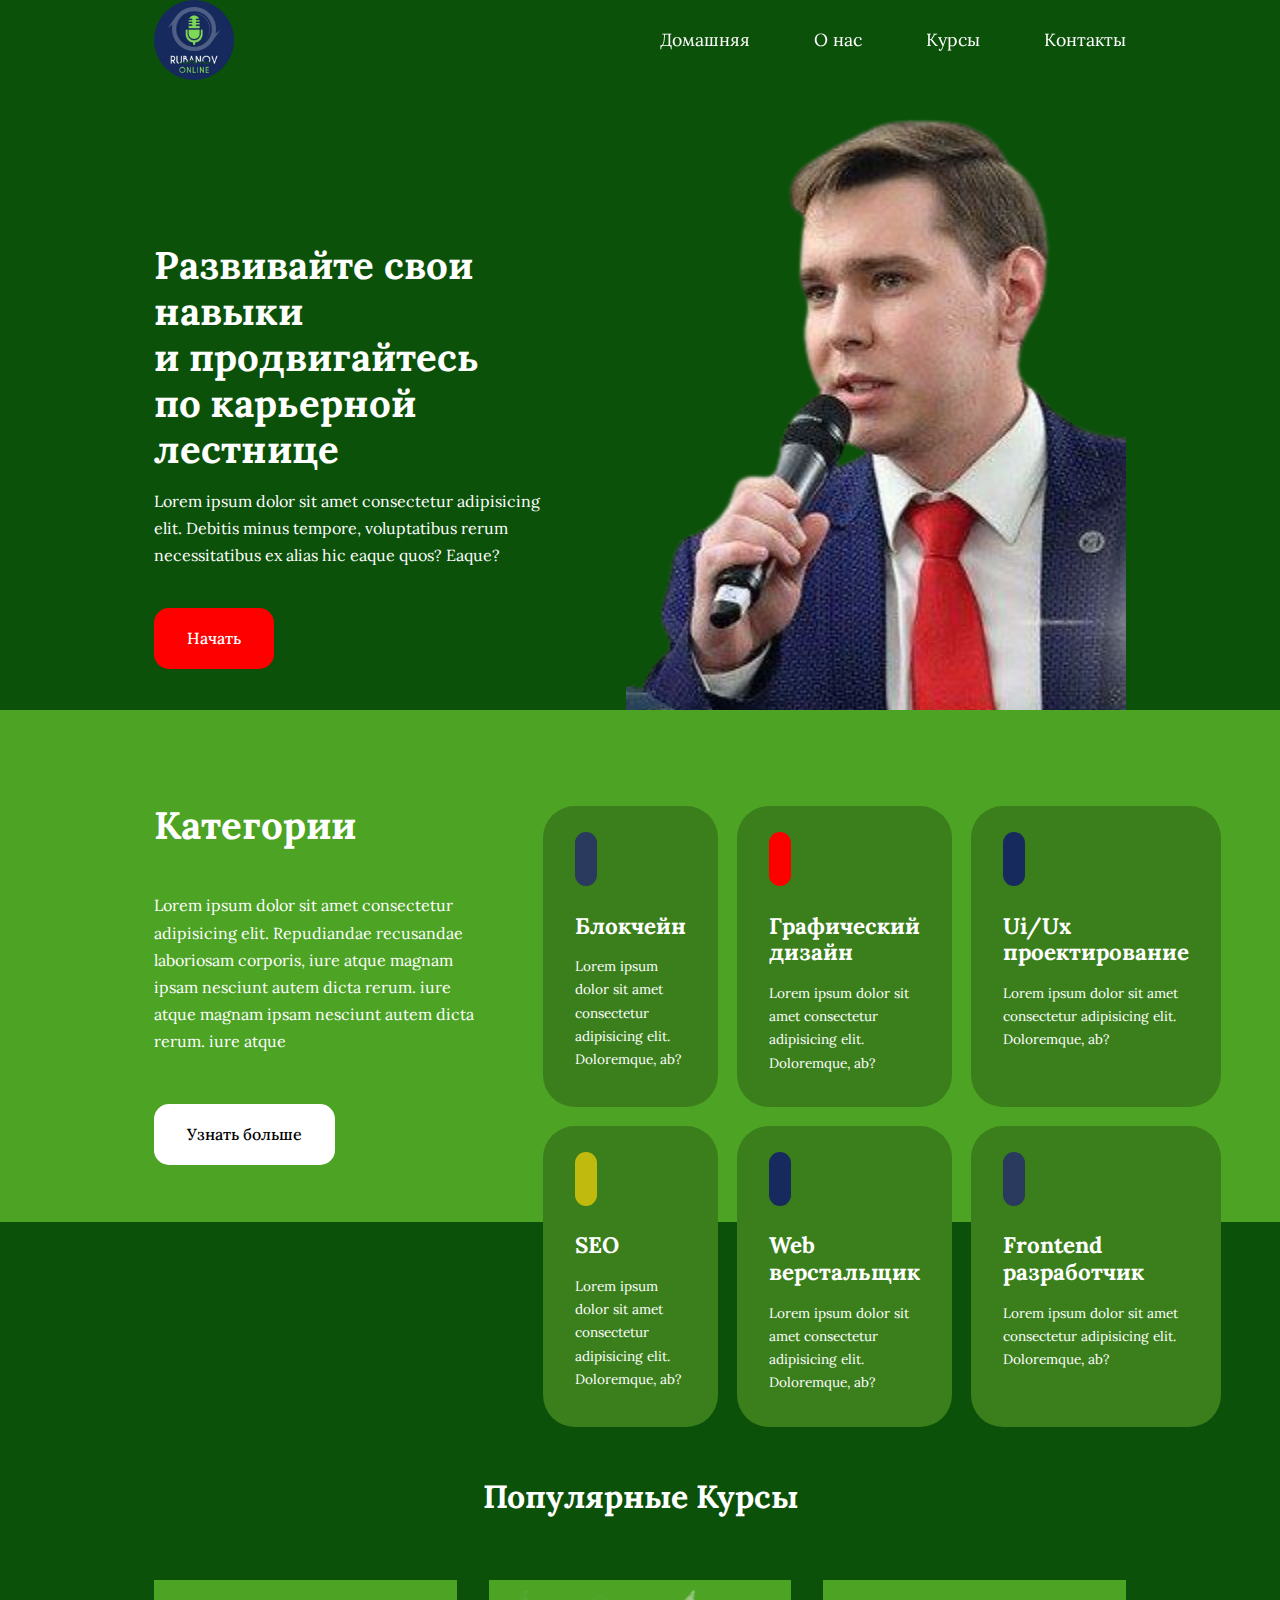
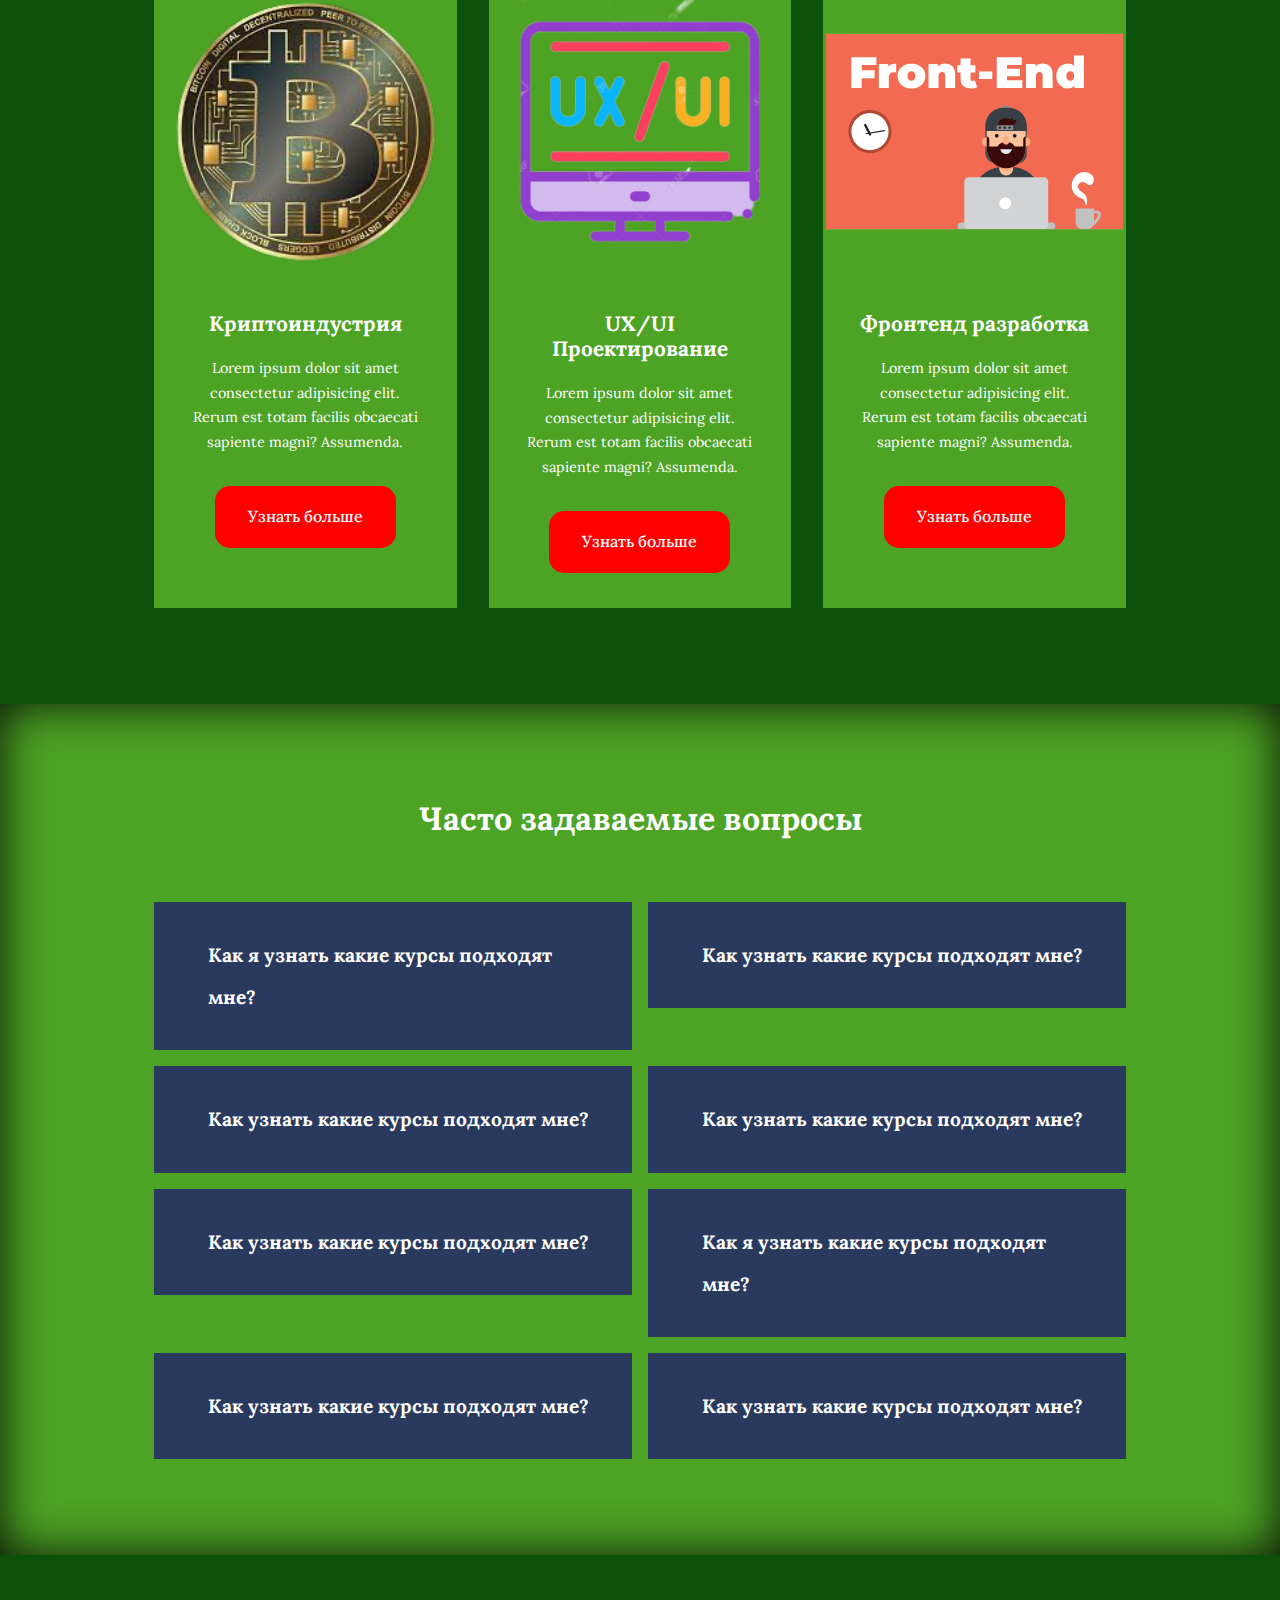
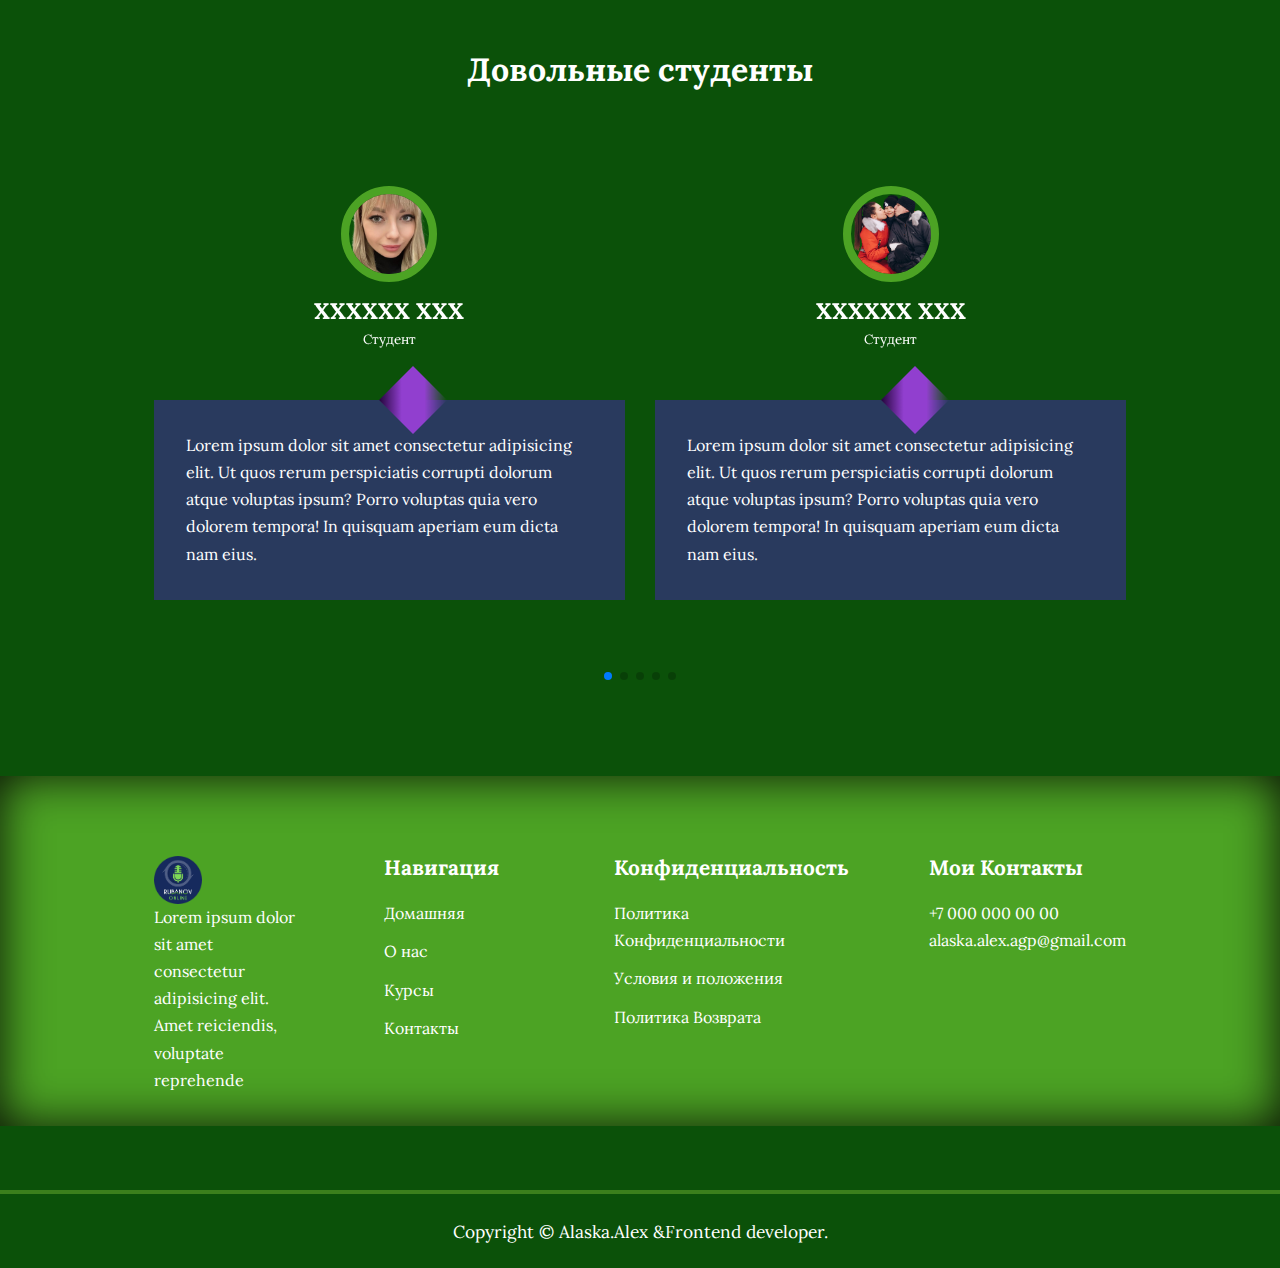
<file: index.html>
<!DOCTYPE html>
<html lang="en">

<head>
    <meta charset="UTF-8">
    <meta name="viewport" content="width=device-width, initial-scale=1.0">
    <title>Rubanov Shcool</title>
    <!-- icons cdn -->
    <link rel="stylesheet" href="https://cdnjs.cloudflare.com/ajax/libs/font-awesome/6.4.0/css/all.min.css"
        integrity="sha512-iecdLmaskl7CVkqkXNQ/ZH/XLlvWZOJyj7Yy7tcenmpD1ypASozpmT/E0iPtmFIB46ZmdtAc9eNBvH0H/ZpiBw=="
        crossorigin="anonymous" referrerpolicy="no-referrer" />
    <!-- link fonts -->
    <link rel="preconnect" href="https://fonts.googleapis.com">
    <link rel="preconnect" href="https://fonts.gstatic.com" crossorigin>
    
    <link
        href="https://fonts.googleapis.com/css2?family=Lora:ital,wght@0,400;0,600;0,700;1,500;1,600;1,700&display=swap"
        rel="stylesheet">
    <!-- link swiper -->
    <link rel="stylesheet" href="https://cdn.jsdelivr.net/npm/swiper@9/swiper-bundle.min.css" />
    <!-- link css -->
    <link rel="stylesheet" href="./css/style.css"> 
    <link rel="stylesheet" href="./css/about.css">
    <link rel="stylesheet" href="./css/contact.css">
    
   
</head>

<body>
    <!-- nav bar -->
    <nav>
        <div class="container nav_container">
            <a href="index.html"><img src="./img/logo.svg" alt="logo" style="width: 5rem;"></a>
            <ul class="nav_menu">
                <li><a href="index.html">Домашняя</a></li>
                <li><a href="about.html">О нас</a></li>
                <li><a href="courses.html">Курсы</a></li>
                <li><a href="contact.html">Контакты</a></li>
            </ul>
            <!-- burger menu -->
            <button id="open-menu-btn"><i class="fa-solid fa-bars" style="color: #63f13b;"></i></button>
            <button id="close-menu-btn"><i class="fa-solid fa-xmark" style="color: #63f13b;"></i></button>
        </div>
    </nav>
    <!-- nav bar end -->

    <header>
        <div class="container header__container">
            <div class="header__left">
                <h1>Развивайте свои навыки и&nbsp;продвигайтесь по&nbsp;карьерной лестнице</h1>
                <p>
                    Lorem ipsum dolor sit amet consectetur adipisicing elit.
                    Debitis minus tempore,
                    voluptatibus rerum necessitatibus ex&nbsp;alias hic eaque quos? Eaque?
                </p>
                <a href="courses.html" class="btn btn-primary">Начать</a>
            </div>
            <img src="./img/avatarrub.svg" alt="avatarrub" style="width: 500px; border-radius: 15px;">
            <div class="header__right">

            </div>
        </div>
    </header>
    <!-- end header -->

    <section class="categories">
        <div class="container categories__container">
            <div class="categories__left">
                <h1>Категории</h1>
                <p>
                    Lorem ipsum dolor sit amet consectetur adipisicing elit.
                    Repudiandae recusandae laboriosam corporis,
                    iure atque magnam ipsam nesciunt autem dicta rerum.
                    iure atque magnam ipsam nesciunt autem dicta rerum.
                    iure atque
                </p>
                <a href="#" class="btn">Узнать больше</a>
            </div>

            <div class="categories__rigth">
                <article class="category">
                    <span class="category__icon"><i class="fa-brands fa-bitcoin fa-beat" style="color: #d7dce5;"></i></span>
                    <h5>Блокчейн</h5>
                    <p>Lorem ipsum dolor sit amet consectetur adipisicing elit. Doloremque, ab?</p>
                </article>

                <article class="category">
                    <span class="category__icon"><i class="fa-solid fa-palette fa-beat" style="color: #f8f3f4;"></i></span>
                    <h5>Графический дизайн</h5>
                    <p>Lorem ipsum dolor sit amet consectetur adipisicing elit. Doloremque, ab?</p>
                </article>

                <article class="category">
                    <span class="category__icon"><i class="fa-solid fa-network-wired fa-beat" style="color: #f7f9fd;"></i></span>
                    <h5>Ui/Ux проектирование</h5>
                    <p>Lorem ipsum dolor sit amet consectetur adipisicing elit. Doloremque, ab?</p>
                </article>

                <article class="category">
                    <span class="category__icon"><i class="fa-solid fa-chart-column fa-beat" style="color: #044cc9;"></i></span>
                    <h5>SEO</h5>
                    <p>Lorem ipsum dolor sit amet consectetur adipisicing elit. Doloremque, ab?</p>
                </article>

                <article class="category">
                    <span class="category__icon"><i class="fa-brands fa-html5 fa-beat" style="color: #ec0432;"></i></span>
                    <h5>Web верстальщик</h5>
                    <p>Lorem ipsum dolor sit amet consectetur adipisicing elit. Doloremque, ab?</p>
                </article>

                <article class="category">
                    <span class="category__icon"><i class="fa-brands fa-react fa-beat" style="color: #edeff3;"></i></span>
                    <h5>Frontend разработчик</h5>
                    <p>Lorem ipsum dolor sit amet consectetur adipisicing elit. Doloremque, ab?</p>
                </article>
            </div>
        </div>
    </section>
    <!-- end categori -->

    <!-- courses -->

    <section class="courses">
        <h2>Популярные Курсы</h2>
        <div class="container courses__container">
            <article class="course">
                <div class="course__img">
                    <img src="./img/bitcoin.svg" alt="">
                </div>
                <div class="course__info">
                    <h4>Криптоиндустрия</h4>
                    <p>
                        Lorem ipsum dolor sit amet consectetur adipisicing elit.
                        Rerum est totam facilis obcaecati sapiente magni? Assumenda.
                    </p>
                    <a href="courses.html" class="btn btn-primary">Узнать больше</a>
                </div>
            </article>

            <article class="course">
                <div class="course__img">
                    <img src="./img/ux.svg" alt="">
                </div>
                <div class="course__info">
                    <h4>UX/UI Проектирование</h4>
                    <p>
                        Lorem ipsum dolor sit amet consectetur adipisicing elit.
                        Rerum est totam facilis obcaecati sapiente magni? Assumenda.
                    </p>
                    <a href="courses.html" class="btn btn-primary">Узнать больше</a>
                </div>
            </article>

            <article class="course">
                <div class="course__img">
                    <img src="./img/front-end-svg.svg" alt="">
                </div>
                <div class="course__info">
                    <h4>Фронтенд разработка</h4>
                    <p>
                        Lorem ipsum dolor sit amet consectetur adipisicing elit.
                        Rerum est totam facilis obcaecati sapiente magni? Assumenda.
                    </p>
                    <a href="courses.html" class="btn btn-primary">Узнать больше</a>
                </div>
            </article>
        </div>
    </section>
    <!-- end courses -->

    <!-- sec faq -->

    <section class="faqs">
        <h2>Часто задаваемые вопросы</h2>
        <div class="container faqs__container">
            <article class="faq">
                <div class="faq__icon"><i class="fa-solid fa-plus" style="color: #e70e0e"></i></div>
                <div class="question__answer">
                    <h4>Kак я узнать какие курсы подходят мне?</h4>
                    <p>
                        Lorem ipsum dolor sit amet consectetur adipisicing elit.
                        Vel itaque, ea esse consectetur ipsum rem consequatur iure numquam aut,
                        id quo in modi dignissimos ex, natus nisi reprehenderit facilis doloribus!
                    </p>
                </div>
            </article>

            <article class="faq">
                <div class="faq__icon"><i class="fa-solid fa-plus" style="color: #e70e0e;"></i></div>
                <div class="question__answer">
                    <h4>Kак узнать какие курсы подходят мне?</h4>
                    <p>
                        Lorem ipsum dolor sit amet consectetur adipisicing elit.
                        Vel itaque, ea esse consectetur ipsum rem consequatur iure numquam aut,
                        id quo in modi dignissimos ex, natus nisi reprehenderit facilis doloribus!
                    </p>
                </div>
            </article>

            <article class="faq">
                <div class="faq__icon"><i class="fa-solid fa-plus" style="color: #e70e0e;"></i></div>
                <div class="question__answer">
                    <h4>Kак узнать какие курсы подходят мне?</h4>
                    <p>
                        Lorem ipsum dolor sit amet consectetur adipisicing elit.
                        Vel itaque, ea esse consectetur ipsum rem consequatur iure numquam aut,
                        id quo in modi dignissimos ex, natus nisi reprehenderit facilis doloribus!
                    </p>
                </div>
            </article>

            <article class="faq">
                <div class="faq__icon"><i class="fa-solid fa-plus" style="color: #e70e0e;"></i></div>
                <div class="question__answer">
                    <h4>Kак узнать какие курсы подходят мне?</h4>
                    <p>
                        Lorem ipsum dolor sit amet consectetur adipisicing elit.
                        Vel itaque, ea esse consectetur ipsum rem consequatur iure numquam aut,
                        id quo in modi dignissimos ex, natus nisi reprehenderit facilis doloribus!
                    </p>
                </div>
            </article>

            <article class="faq">
                <div class="faq__icon"><i class="fa-solid fa-plus" style="color: #e70e0e;"></i></div>
                <div class="question__answer">
                    <h4>Kак узнать какие курсы подходят мне?</h4>
                    <p>
                        Lorem ipsum dolor sit amet consectetur adipisicing elit.
                        Vel itaque, ea esse consectetur ipsum rem consequatur iure numquam aut,
                        id quo in modi dignissimos ex, natus nisi reprehenderit facilis doloribus!
                    </p>
                </div>
            </article>

            <article class="faq">
                <div class="faq__icon"><i class="fa-solid fa-plus" style="color: #e70e0e;"></i></div>
                <div class="question__answer">
                    <h4>Kак я узнать какие курсы подходят мне?</h4>
                    <p>
                        Lorem ipsum dolor sit amet consectetur adipisicing elit.
                        Vel itaque, ea esse consectetur ipsum rem consequatur iure numquam aut,
                        id quo in modi dignissimos ex, natus nisi reprehenderit facilis doloribus!
                    </p>
                </div>
            </article>

            <article class="faq">
                <div class="faq__icon"><i class="fa-solid fa-plus" style="color: #e70e0e;"></i></div>
                <div class="question__answer">
                    <h4>Kак узнать какие курсы подходят мне?</h4>
                    <p>
                        Lorem ipsum dolor sit amet consectetur adipisicing elit.
                        Vel itaque, ea esse consectetur ipsum rem consequatur iure numquam aut,
                        id quo in modi dignissimos ex, natus nisi reprehenderit facilis doloribus!
                    </p>
                </div>
            </article>

            <article class="faq">
                <div class="faq__icon"><i class="fa-solid fa-plus" style="color: #e70e0e;"></i></div>
                <div class="question__answer">
                    <h4>Kак узнать какие курсы подходят мне?</h4>
                    <p>
                        Lorem ipsum dolor sit amet consectetur adipisicing elit.
                        Vel itaque, ea esse consectetur ipsum rem consequatur iure numquam aut,
                        id quo in modi dignissimos ex, natus nisi reprehenderit facilis doloribus!
                    </p>
                </div>
            </article>
        </div>
    </section>

    <!-- end faqs -->

    <!--  stydents licke-->

    <section class="container testimonials__container mySwiper">
        <h2>Довольные студенты</h2>
        <div class="swiper-wrapper">
            <article class="testimonial swiper-slide">
                <div class="avatar">
                    <img src="./img/anjella.svg" alt="anjella">
                </div>
                <div class="testimonial__info">
                    <h5>XXXXXX XXX</h5>
                    <small>Студент</small>
                </div>
                <div class="testimonial__body">
                    <p>
                        Lorem ipsum dolor sit amet consectetur adipisicing elit.
                        Ut quos rerum perspiciatis corrupti dolorum atque voluptas ipsum?
                        Porro voluptas quia vero dolorem tempora!
                        In quisquam aperiam eum dicta nam eius.
                    </p>
                </div>
            </article>

            <article class="testimonial swiper-slide">
                <div class="avatar">
                    <img src="./img/assy.svg" alt="anjella">
                </div>
                <div class="testimonial__info">
                    <h5>XXXXXX XXX</h5>
                    <small>Студент</small>
                </div>
                <div class="testimonial__body">
                    <p>
                        Lorem ipsum dolor sit amet consectetur adipisicing elit.
                        Ut quos rerum perspiciatis corrupti dolorum atque voluptas ipsum?
                        Porro voluptas quia vero dolorem tempora!
                        In quisquam aperiam eum dicta nam eius.
                    </p>
                </div>
            </article>

            <article class="testimonial swiper-slide">
                <div class="avatar">
                    <img src="./img/korotkova.svg" alt="anjella">
                </div>
                <div class="testimonial__info">
                    <h5>XXXXXX XXX</h5>
                    <small>Студент</small>
                </div>
                <div class="testimonial__body">
                    <p>
                        Lorem ipsum dolor sit amet consectetur adipisicing elit.
                        Ut quos rerum perspiciatis corrupti dolorum atque voluptas ipsum?
                        Porro voluptas quia vero dolorem tempora!
                        In quisquam aperiam eum dicta nam eius.
                    </p>
                </div>
            </article>

            <article class="testimonial swiper-slide">
                <div class="avatar">
                    <img src="./img/luba.svg" alt="anjella">
                </div>
                <div class="testimonial__info">
                    <h5>XXXXXX XXX</h5>
                    <small>Студент</small>
                </div>
                <div class="testimonial__body">
                    <p>
                        Lorem ipsum dolor sit amet consectetur adipisicing elit.
                        Ut quos rerum perspiciatis corrupti dolorum atque voluptas ipsum?
                        Porro voluptas quia vero dolorem tempora!
                        In quisquam aperiam eum dicta nam eius.
                    </p>
                </div>
            </article>

            <article class="testimonial swiper-slide">
                <div class="avatar">
                    <img src="./img/vital.svg" alt="anjella">
                </div>
                <div class="testimonial__info">
                    <h5>XXXXXX XXX</h5>
                    <small>Студент</small>
                </div>
                <div class="testimonial__body">
                    <p>
                        Lorem ipsum dolor sit amet consectetur adipisicing elit.
                        Ut quos rerum perspiciatis corrupti dolorum atque voluptas ipsum?
                        Porro voluptas quia vero dolorem tempora!
                        In quisquam aperiam eum dicta nam eius.
                    </p>
                </div>
            </article>

            <article class="testimonial swiper-slide">
                <div class="avatar">
                    <img src="./img/skills.svg" alt="anjella">
                </div>
                <div class="testimonial__info">
                    <h5>XXXXXX XXX</h5>
                    <small>Студент</small>
                </div>
                <div class="testimonial__body">
                    <p>
                        Lorem ipsum dolor sit amet consectetur adipisicing elit.
                        Ut quos rerum perspiciatis corrupti dolorum atque voluptas ipsum?
                        Porro voluptas quia vero dolorem tempora!
                        In quisquam aperiam eum dicta nam eius.
                    </p>
                </div>
            </article>
        </div>

        <div class="swiper-pagination"></div>
    </section>

    <!--  stydents licke end-->

    <!-- footer -->
    <footer>
        <div class="container footer__container">
            <div class="footer__1">
                <a href="index.html" class="footer__logo"><img src="./img/logo.svg" alt="logo" style="width: 3rem;"></a>
                <p>
                    Lorem ipsum dolor sit amet consectetur adipisicing elit. Amet reiciendis, voluptate reprehende
                </p>
            </div>

            <div class="footer__2">
                <h4>Навигация</h4>
                <ul class="permalinks">
                    <li><a href="index.html">Домашняя</a></li>
                    <li><a href="about.html">О нас</a></li>
                    <li><a href="courses.html">Курсы</a></li>
                    <li><a href="contact.html">Контакты</a></li>
                </ul>
            </div>

            <div class="footer__3">
                <h4>Конфиденциальность</h4>
                <ul class="privacy">
                    <li><a href="#">Политика Kонфиденциальности</a></li>
                    <li><a href="#">Условия и положения</a></li>
                    <li><a href="#">Политика Возврата</a></li>
                </ul>
            </div>

            <div class="footer__4">
                <h4>Мои Контакты</h4>
                <div>
                    <p>+7 000 000 00 00</p>
                    <p>alaska.alex.agp@gmail.com</p>
                </div>

                <ul class="footer__socials">
                    <li>
                        <a href="#"><i class="fa-brands fa-square-facebook fa-beat-fade" style="color: #105ada;"></i></a>
                    </li>
                    <li>
                        <a href="#"><i class="fa-brands fa-square-instagram fa-beat" style="color: #d40c16;"></i></a>
                    </li>
                    <li>
                        <a href="#"><i class="fa-brands fa-square-twitter fa-beat"></i></a>
                    </li>
                    <li>
                        <a href="#"><i class="fa-brands fa-linkedin fa-beat" style="color: #1f6df4;"></i></a>
                    </li>
                </ul>
            
            </div>
            
    </footer>
    <div class="footer__copyring">
        <small>Copyright &copy; Alaska.Alex &Frontend developer.</small>
    </div>
</div>
    <!-- footer end -->



    <script src="https://cdn.jsdelivr.net/npm/swiper@9/swiper-bundle.min.js"></script>
    <script src="index.js"></script>


    <!-- Initialize Swiper -->
    <script>
        var swiper = new Swiper(".mySwiper", {
            slidesPerView: 1,
            spaceBetween: 30,
            pagination: {
                el: ".swiper-pagination",
                clickable: true,
            },
            // when window width is >= 600px
            breakpoints: {
                600: {
                    slidesPerView: 2
                }
            }
        });
    </script>
</body>

</html>
</file>
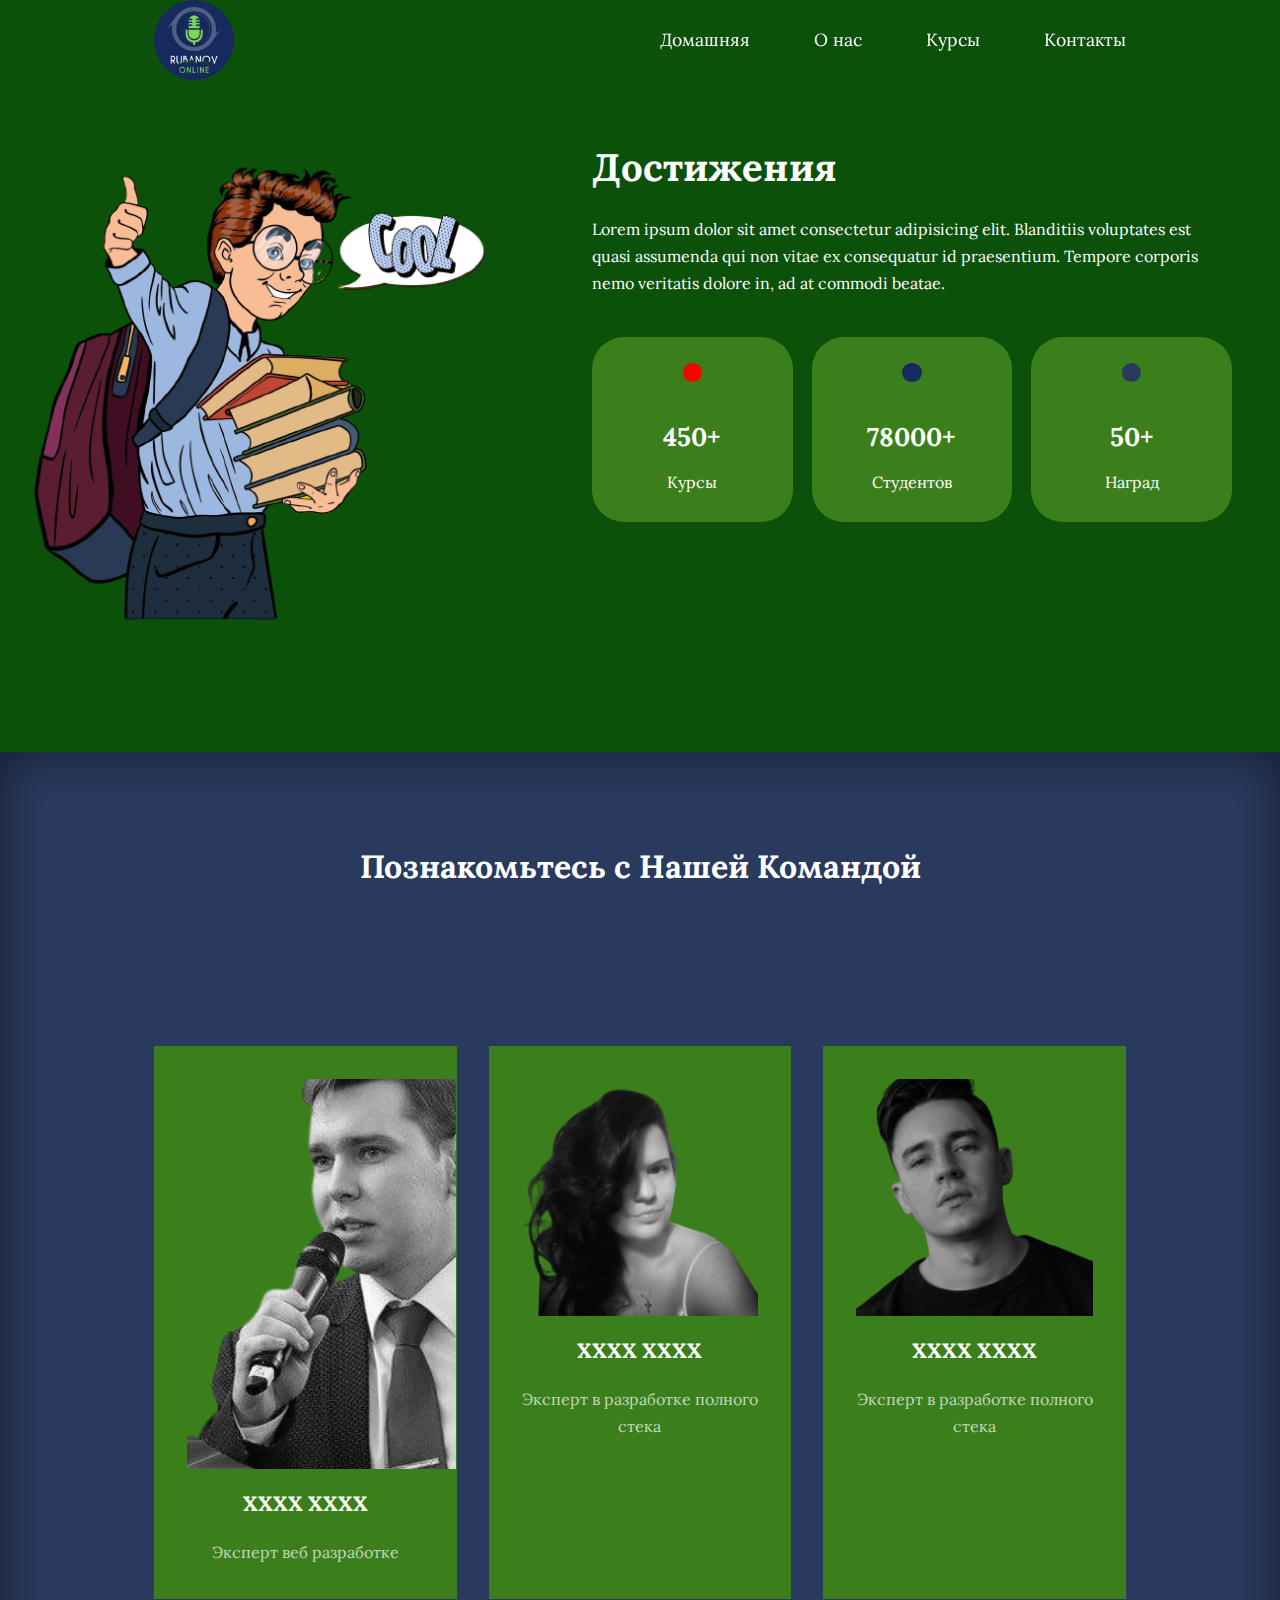
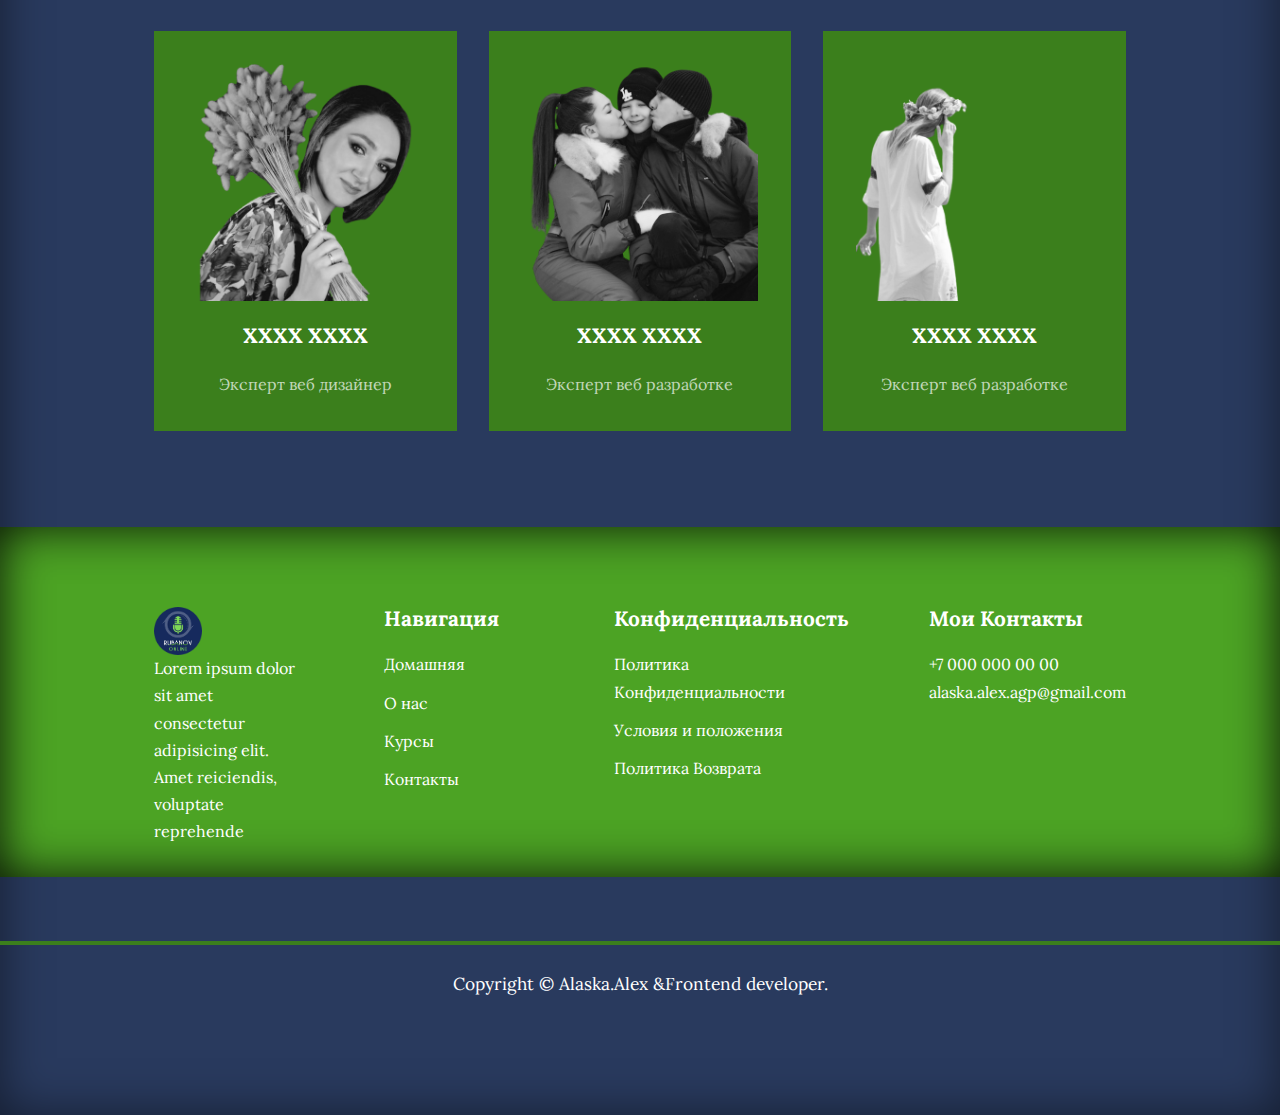
<file: about.html>
<!DOCTYPE html>
<html lang="en">

<head>
    <meta charset="UTF-8">
    <meta name="viewport" content="width=device-width, initial-scale=1.0">
    <title>Rubanov Shcool</title>
    <!-- icons cdn -->
    <link rel="stylesheet" href="https://cdnjs.cloudflare.com/ajax/libs/font-awesome/6.4.0/css/all.min.css"
        integrity="sha512-iecdLmaskl7CVkqkXNQ/ZH/XLlvWZOJyj7Yy7tcenmpD1ypASozpmT/E0iPtmFIB46ZmdtAc9eNBvH0H/ZpiBw=="
        crossorigin="anonymous" referrerpolicy="no-referrer" />
    <!-- link fonts -->
   
    <link rel="preconnect" href="https://fonts.googleapis.com">
    <link rel="preconnect" href="https://fonts.gstatic.com" crossorigin>
    <link
        href="https://fonts.googleapis.com/css2?family=Lora:ital,wght@0,400;0,600;0,700;1,500;1,600;1,700&display=swap"
        rel="stylesheet">

    <!-- link css -->
    <link rel="stylesheet" href="./css/style.css"> 
    <link rel="stylesheet" href="./css/about.css">
    <link rel="stylesheet" href="./css/contact.css">
</head>

<body >
    <!-- nav bar -->
    <nav>
        <div class="container nav_container">
            <a href="index.html"><img src="./img/logo.svg" alt="logo" style="width: 5rem;"></a>
            <ul class="nav_menu">
                <li><a href="index.html">Домашняя</a></li>
                <li><a href="about.html">О нас</a></li>
                <li><a href="courses.html">Курсы</a></li>
                <li><a href="contact.html">Контакты</a></li>
            </ul>
            <!-- burger menu -->
            <button id="open-menu-btn"><i class="fa-solid fa-bars" style="color: #63f13b;"></i></button>
            <button id="close-menu-btn"><i class="fa-solid fa-xmark" style="color: #63f13b;"></i></button>
        </div>
    </nav>
    <!-- nav end -->

    <!-- dost  -->
    <section class="about__achievements">
        <div class="about__achievements-container">
            <div class="about__achievements-left">
                <img src="./img/ученик.svg" alt="">
            </div>

            <div class="about__achievements-right">
                <h1>Достижения</h1>
                <p>
                Lorem ipsum dolor sit amet consectetur adipisicing elit.
                Blanditiis voluptates est quasi assumenda qui non vitae ex consequatur id praesentium.
                Tempore corporis nemo veritatis dolore in, ad at commodi beatae.
                </p>
                        <div class="achievements__cards">
                            <article class="achievement__card">
                                <span class="achievement__icon">
                                    <i class="fa-solid fa-video fa-beat" style="color: #efebeb;"></i>
                                </span>
                                <h3>450+</h3>
                                <p>Курсы</p>
                            </article>

                            <article class="achievement__card">
                                <span class="achievement__icon">
                                    <i class="fa-solid fa-users fa-beat" style="color: #f4f5f6;"></i>
                                </span>
                                <h3>78000+</h3>
                                <p>Студентов</p>
                            </article>

                            <article class="achievement__card">
                                <span class="achievement__icon">
                                    <i class="fa-solid fa-award fa-beat" style="color: #fbe80e;"></i>
                                </span>
                                <h3>50+</h3>
                                <p>Наград</p>
                            </article>
                        </div>
            </div>
        </div>
    </section>
    <!-- dost end -->

        <!-- section team -->

            <section class="team" style="background: #293A5E">
                <h2>Познакомьтесь с Hашей Командой</h2>
                <section class="container team__container">
                    <article class="team__member">
                        <div class="team__member-image">
                            <img src="./img/avatarrub.svg" alt="team" style="width: 350px; height: 390px;" >
                        </div>
                        <div class="team__memder-info">
                            <h4>XXXX XXXX</h4>
                            <p>Эксперт веб разработке</p>
                        </div>
                        <div class="team__member-social">
                            <a href="https://instagram.com" target="_blank">
                                <i class="fa-brands fa-square-instagram fa-beat" style="color: #d40c16;"></i>
                            </a>
                            <a href="https://linkedin.com" target="_blank">
                                <i class="fa-brands fa-linkedin fa-beat" style="color: #1f6df4;"></i>
                            </a>
                            <a href="#" target="_blank">
                                <i class="fa-brands fa-square-facebook fa-beat-fade" style="color: #105ada;"></i>
                            </a>
                        </div>
                    </article>


                    <article class="team__member">
                        <div class="team__member-image">
                            <img src="./img/korotkova.svg" alt="team">
                        </div>
                        <div class="team__memder-info">
                            <h4>XXXX XXXX</h4>
                            <p>Эксперт в разработке полного стека</p>
                        </div>
                        <div class="team__member-social">
                            <a href="https://instagram.com" target="_blank">
                                <i class="fa-brands fa-square-instagram fa-beat" style="color: #d40c16;"></i>
                            </a>
                            <a href="https://linkedin.com" target="_blank">
                                <i class="fa-brands fa-linkedin fa-beat" style="color: #1f6df4;"></i>
                            </a>
                            <a href="#" target="_blank">
                                <i class="fa-brands fa-square-facebook fa-beat-fade" style="color: #105ada;"></i>
                            </a>
                        </div>
                    </article>


                    <article class="team__member">
                        <div class="team__member-image">
                            <img src="./img/vital.svg" alt="team">
                        </div>
                        <div class="team__memder-info">
                            <h4>XXXX XXXX</h4>
                            <p>Эксперт в разработке полного стека</p>
                        </div>
                        <div class="team__member-social">
                            <a href="https://instagram.com" target="_blank">
                                <i class="fa-brands fa-square-instagram fa-beat" style="color: #d40c16;"></i>
                            </a>
                            <a href="https://linkedin.com" target="_blank">
                                <i class="fa-brands fa-linkedin fa-beat" style="color: #1f6df4;"></i>
                            </a>
                            <a href="#" target="_blank">
                                <i class="fa-brands fa-square-facebook fa-beat-fade" style="color: #105ada;"></i>
                            </a>
                        </div>
                    </article>


                    <article class="team__member">
                        <div class="team__member-image">
                            <img src="./img/luba.svg" alt="team">
                        </div>
                        <div class="team__memder-info">
                            <h4>XXXX XXXX</h4>
                            <p>Эксперт веб дизайнер</p>
                        </div>
                        <div class="team__member-social">
                            <a href="https://instagram.com" target="_blank">
                                <i class="fa-brands fa-square-instagram fa-beat" style="color: #d40c16;"></i>
                            </a>
                            <a href="https://linkedin.com" target="_blank">
                                <i class="fa-brands fa-linkedin fa-beat" style="color: #1f6df4;"></i>
                            </a>
                            <a href="#" target="_blank">
                                <i class="fa-brands fa-square-facebook fa-beat-fade" style="color: #105ada;"></i>
                            </a>
                        </div>
                    </article>


                  


                    <article class="team__member">
                        <div class="team__member-image">
                            <img src="./img/assy.svg" alt="team">
                        </div>
                        <div class="team__memder-info">
                            <h4>XXXX XXXX</h4>
                            <p>Эксперт веб разработке</p>
                        </div>
                        <div class="team__member-social">
                            <a href="https://instagram.com" target="_blank">
                                <i class="fa-brands fa-square-instagram fa-beat" style="color: #d40c16;"></i>
                            </a>
                            <a href="https://linkedin.com" target="_blank">
                                <i class="fa-brands fa-linkedin fa-beat" style="color: #1f6df4;"></i>
                            </a>
                            <a href="#" target="_blank">
                                <i class="fa-brands fa-square-facebook fa-beat-fade" style="color: #105ada;"></i>
                            </a>
                        </div>
                    </article>


                    <article class="team__member">
                        <div class="team__member-image">
                            <img src="./img/skills.svg" alt="team">
                        </div>
                        <div class="team__memder-info">
                            <h4>XXXX XXXX</h4>
                            <p>Эксперт веб разработке</p>
                        </div>
                        <div class="team__member-social">
                            <a href="https://instagram.com" target="_blank">
                                <i class="fa-brands fa-square-instagram fa-beat" style="color: #d40c16;"></i>
                            </a>
                            <a href="https://linkedin.com" target="_blank">
                                <i class="fa-brands fa-linkedin fa-beat" style="color: #1f6df4;"></i>
                            </a>
                            <a href="#" target="_blank">
                                <i class="fa-brands fa-square-facebook fa-beat-fade" style="color: #105ada;"></i>
                            </a>
                        </div>
                    </article>



            </section>

        <!-- section team end-->
    

  <!-- footer -->
  <footer>
    <div class="container footer__container">
        <div class="footer__1">
            <a href="index.html" class="footer__logo"><img src="./img/logo.svg" alt="logo" style="width: 3rem;"></a>
            <p>
                Lorem ipsum dolor sit amet consectetur adipisicing elit. Amet reiciendis, voluptate reprehende
            </p>
        </div>

        <div class="footer__2">
            <h4>Навигация</h4>
            <ul class="permalinks">
                <li><a href="index.html">Домашняя</a></li>
                <li><a href="about.html">О нас</a></li>
                <li><a href="courses.html">Курсы</a></li>
                <li><a href="contact.html">Контакты</a></li>
            </ul>
        </div>

        <div class="footer__3">
            <h4>Конфиденциальность</h4>
            <ul class="privacy">
                <li><a href="#">Политика Kонфиденциальности</a></li>
                <li><a href="#">Условия и положения</a></li>
                <li><a href="#">Политика Возврата</a></li>
            </ul>
        </div>

        <div class="footer__4">
            <h4>Мои Контакты</h4>
            <div>
                <p>+7 000 000 00 00</p>
                <p>alaska.alex.agp@gmail.com</p>
            </div>

            <ul class="footer__socials">
                <li>
                    <a href="#"><i class="fa-brands fa-square-facebook fa-beat-fade" style="color: #105ada;"></i></a>
                </li>
                <li>
                    <a href="#"><i class="fa-brands fa-square-instagram fa-beat" style="color: #d40c16;"></i></a>
                </li>
                <li>
                    <a href="#"><i class="fa-brands fa-square-twitter fa-beat"></i></a>
                </li>
                <li>
                    <a href="#"><i class="fa-brands fa-linkedin fa-beat" style="color: #1f6df4;"></i></a>
                </li>
            </ul>
        
        </div>
        
</footer>
<div class="footer__copyring">
    <small>Copyright &copy; Alaska.Alex &Frontend developer.</small>
</div>
</div>
<!-- footer end -->




<script src="index.js"></script>



</body>

</html>
</file>
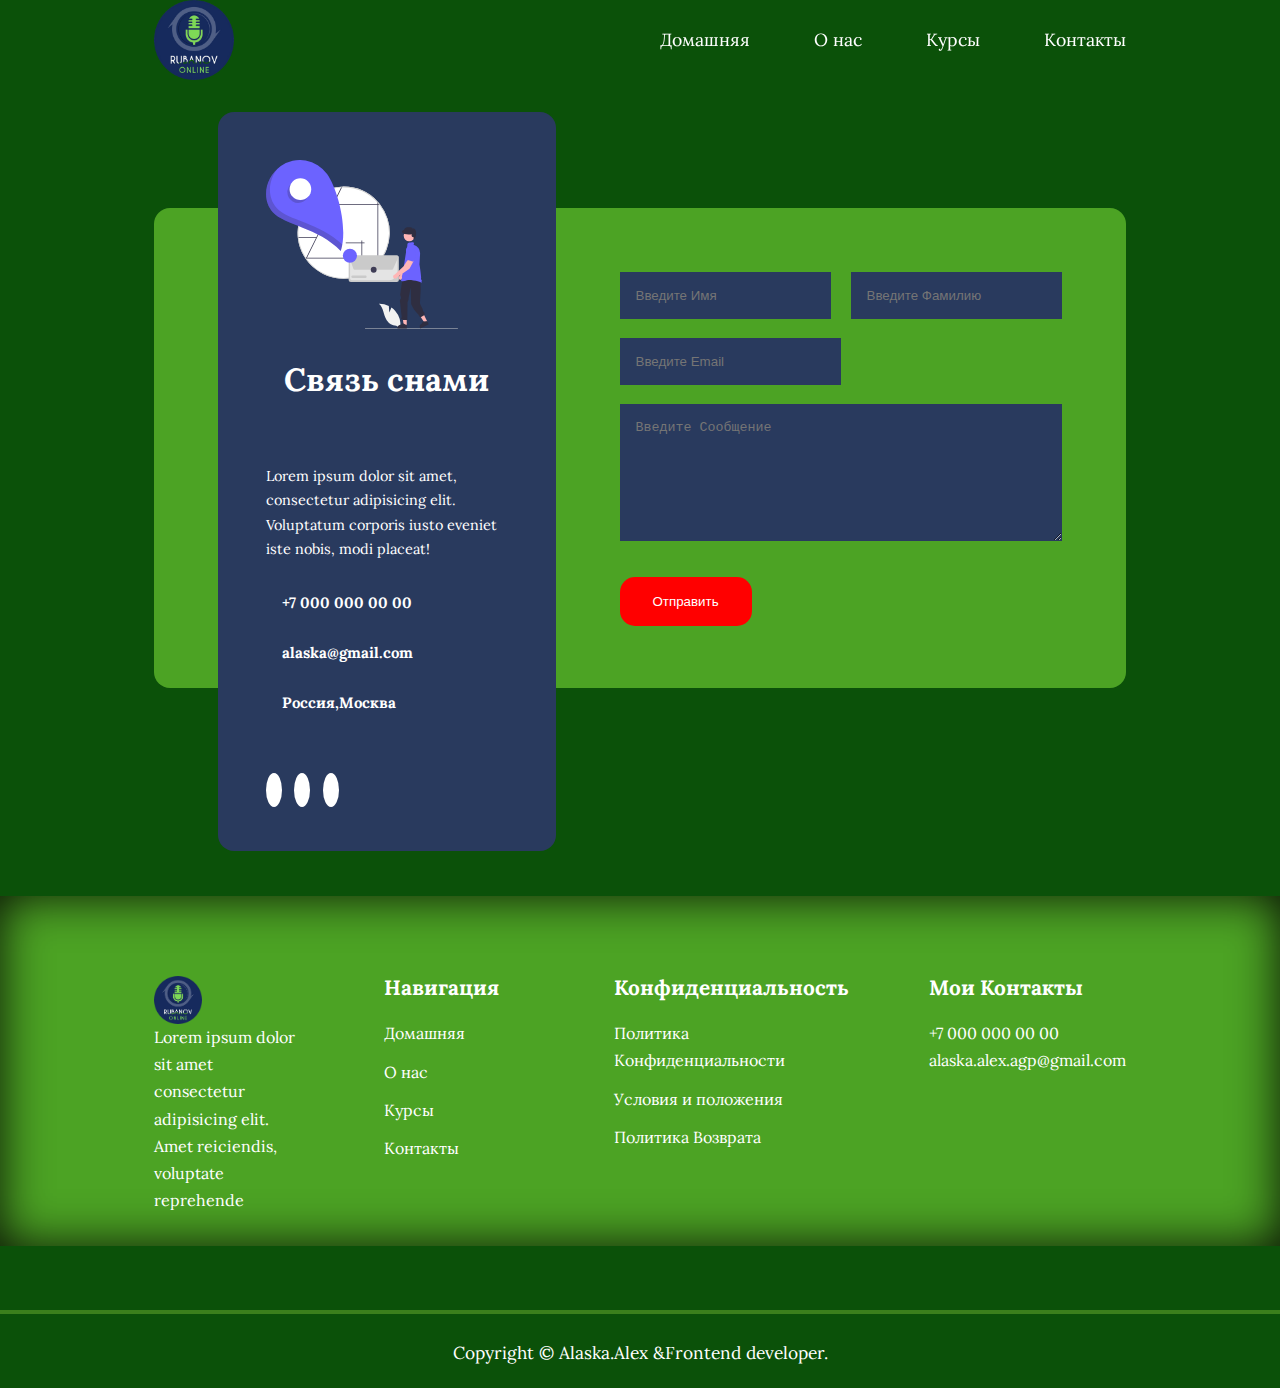
<file: contact.html>
<!DOCTYPE html>
<html lang="en">

<head>
    <meta charset="UTF-8">
    <meta name="viewport" content="width=device-width, initial-scale=1.0">
    <title>Rubanov Shcool</title>
    <!-- icons cdn -->
    <link rel="stylesheet" href="https://cdnjs.cloudflare.com/ajax/libs/font-awesome/6.4.0/css/all.min.css"
        integrity="sha512-iecdLmaskl7CVkqkXNQ/ZH/XLlvWZOJyj7Yy7tcenmpD1ypASozpmT/E0iPtmFIB46ZmdtAc9eNBvH0H/ZpiBw=="
        crossorigin="anonymous" referrerpolicy="no-referrer" />
    <!-- link fonts -->


    <link rel="stylesheet" href="/css/style.css">
    <link rel="preconnect" href="https://fonts.googleapis.com">
    <link rel="preconnect" href="https://fonts.gstatic.com" crossorigin>
    <link
        href="https://fonts.googleapis.com/css2?family=Lora:ital,wght@0,400;0,600;0,700;1,500;1,600;1,700&display=swap"
        rel="stylesheet">

    <!-- link css -->
    <link rel="stylesheet" href="./css/style.css"> 
    <link rel="stylesheet" href="./css/about.css">
    <link rel="stylesheet" href="./css/contact.css">
</head>

<body>
    <!-- nav bar -->
    <nav>
        <div class="container nav_container">
            <a href="index.html"><img src="./img/logo.svg" alt="logo" style="width: 5rem;"></a>
            <ul class="nav_menu">
                <li><a href="index.html">Домашняя</a></li>
                <li><a href="about.html">О нас</a></li>
                <li><a href="courses.html">Курсы</a></li>
                <li><a href="contact.html">Контакты</a></li>
            </ul>
            <!-- burger menu -->
            <button id="open-menu-btn"><i class="fa-solid fa-bars" style="color: #63f13b;"></i></button>
            <button id="close-menu-btn"><i class="fa-solid fa-xmark" style="color: #63f13b;"></i></button>
        </div>
    </nav>
    <!-- nav end -->




    <section class="contact">

        <div class="container contact__container">
            <aside class="contact__aside">
                <div class="aside__image">
                    <img src="./img/contact.svg" alt="">
                </div>
                <h2>Связь снами</h2>
                <p>
                    Lorem ipsum dolor sit amet,
                    consectetur adipisicing elit. Voluptatum corporis iusto eveniet iste nobis,
                    modi placeat!
                </p>
                <ul class="contact__datail">
                    <li>
                        <i class="fa-solid fa-phone fa-beat" style="color: #dcdfe5;"></i>
                        <h5>+7 000 000 00 00</h5>
                    </li>
                    <li>
                        <i class="fa-solid fa-envelope fa-beat" style="color: #dadde2;"></i>
                        <h5>alaska@gmail.com</h5>
                    </li>
                    <li>
                        <i class="fa-sharp fa-solid fa-location-dot fa-beat" style="color: #e5e5e6;"></i>
                        <h5>Россия,Москва</h5>
                    </li>
                </ul>
                <ul class="contact__social">
                    <li>
                        <a href=""><i class="fa-brands fa-facebook fa-beat" style="color: #1c5fd4;"></i></a>
                    </li>
                    <li>
                        <a href=""><i class="fa-brands fa-instagram fa-beat" style="color: #e60a4c;"></i></a>
                    </li>
                    <li>
                        <a href=""><i class="fa-brands fa-linkedin fa-beat" style="color: #0e58d8;"></i></a>
                    </li>
                </ul>
            </aside>


            <form class="contact-form">
                <div class="form__name">
                    <input type="text" name="Введите Имя" placeholder="Введите Имя" required>
                    <input type="text" name="Введите Фамилию" placeholder="Введите Фамилию" required>
                </div>
                <input type="email" name="Email " placeholder="Введите Email" required>
                <textarea name="Сообщение"  rows="7" placeholder="Введите Сообщение" required></textarea>
                <button type="submit" class="btn btn-primary">Отправить</button>
            </form>
        </div>
    </section>



    <!-- footer -->
    <footer>
        <div class="container footer__container">
            <div class="footer__1">
                <a href="index.html" class="footer__logo"><img src="./img/logo.svg" alt="logo" style="width: 3rem;"></a>
                <p>
                    Lorem ipsum dolor sit amet consectetur adipisicing elit. Amet reiciendis, voluptate reprehende
                </p>
            </div>

            <div class="footer__2">
                <h4>Навигация</h4>
                <ul class="permalinks">
                    <li><a href="index.html">Домашняя</a></li>
                    <li><a href="about.html">О нас</a></li>
                    <li><a href="courses.html">Курсы</a></li>
                    <li><a href="contact.html">Контакты</a></li>
                </ul>
            </div>

            <div class="footer__3">
                <h4>Конфиденциальность</h4>
                <ul class="privacy">
                    <li><a href="#">Политика Kонфиденциальности</a></li>
                    <li><a href="#">Условия и положения</a></li>
                    <li><a href="#">Политика Возврата</a></li>
                </ul>
            </div>

            <div class="footer__4">
                <h4>Мои Контакты</h4>
                <div>
                    <p>+7 000 000 00 00</p>
                    <p>alaska.alex.agp@gmail.com</p>
                </div>

                <ul class="footer__socials">
                    <li>
                        <a href="#"><i class="fa-brands fa-square-facebook fa-beat-fade" style="color: #105ada;"></i></a>
                    </li>
                    <li>
                        <a href="#"><i class="fa-brands fa-square-instagram fa-beat" style="color: #d40c16;"></i></a>
                    </li>
                    <li>
                        <a href="#"><i class="fa-brands fa-square-twitter fa-beat"></i></a>
                    </li>
                    <li>
                        <a href="#"><i class="fa-brands fa-linkedin fa-beat" style="color: #1f6df4;"></i></a>
                    </li>
                </ul>
            
            </div>
            
    </footer>
    <div class="footer__copyring">
        <small>Copyright &copy; Alaska.Alex &Frontend developer.</small>
    </div>
</div>
    <!-- footer end -->

    <script src="index.js"></script>
</body>

</html>
</file>
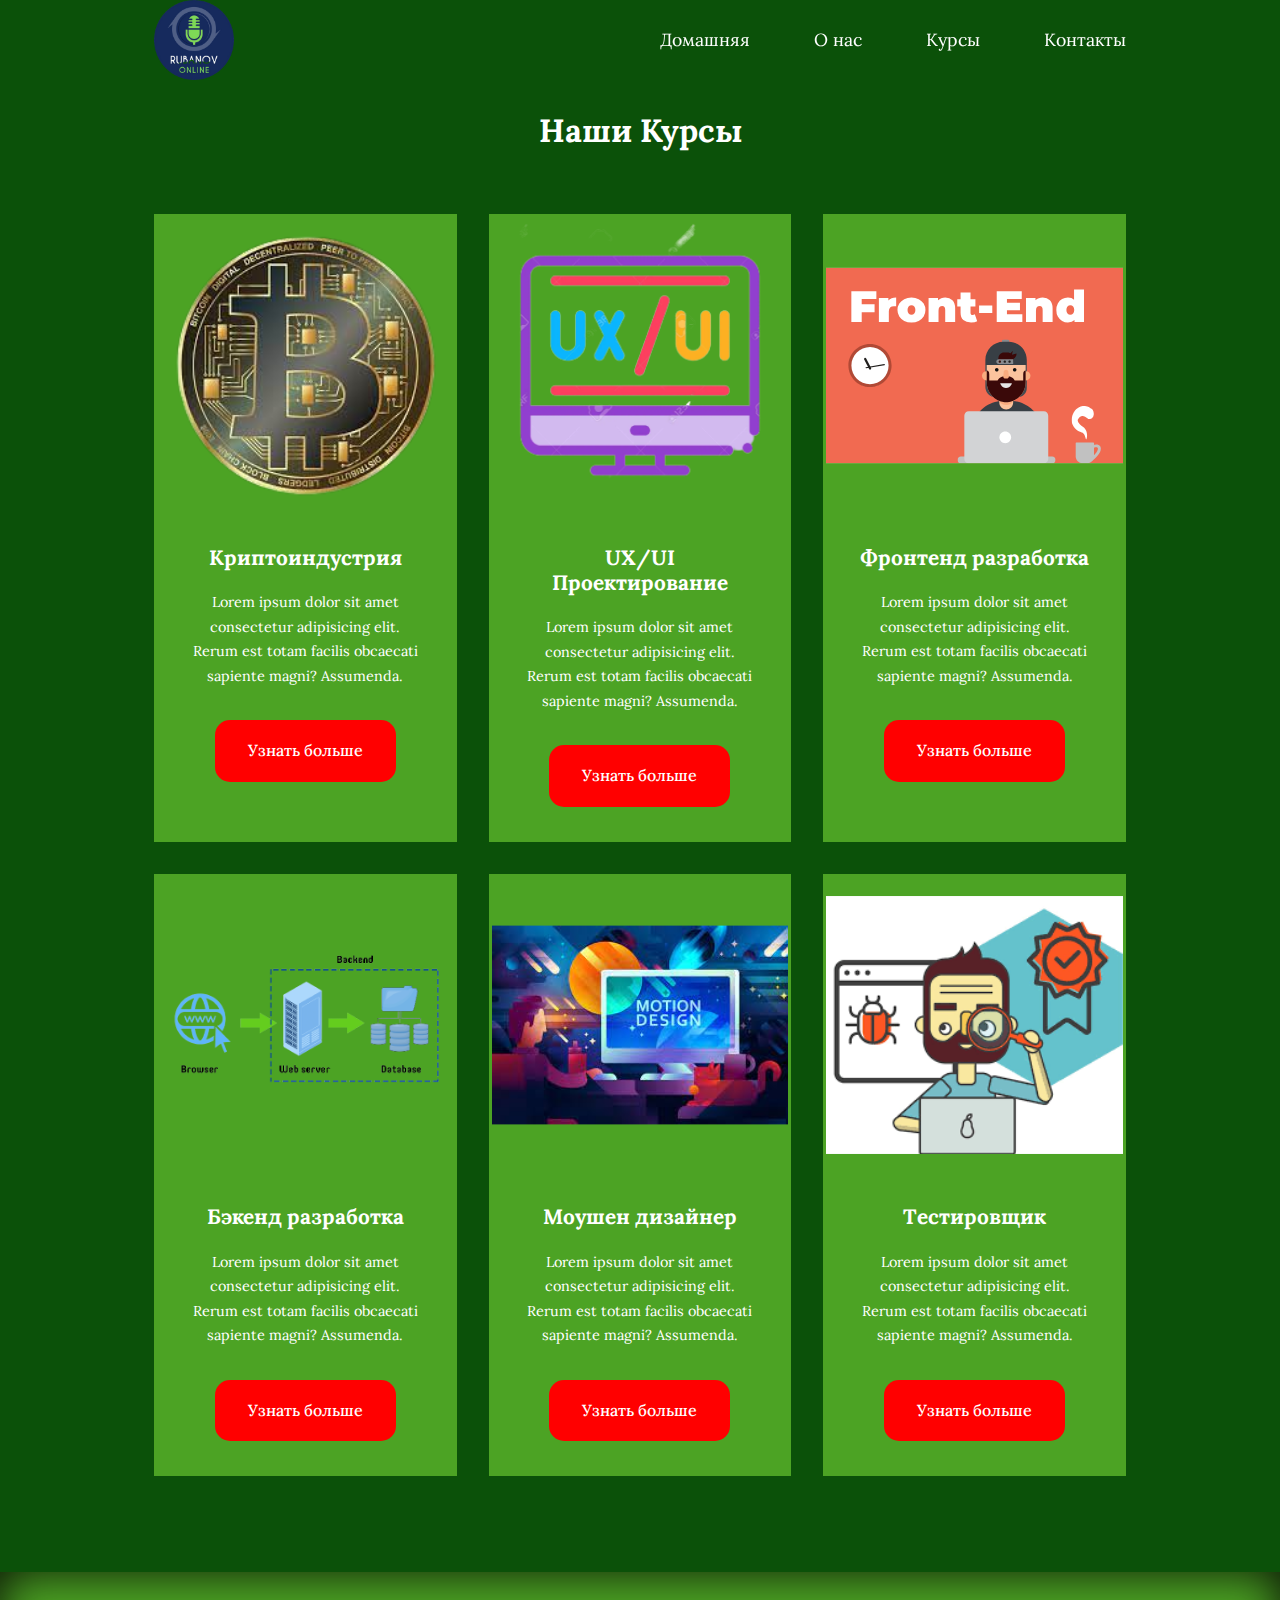
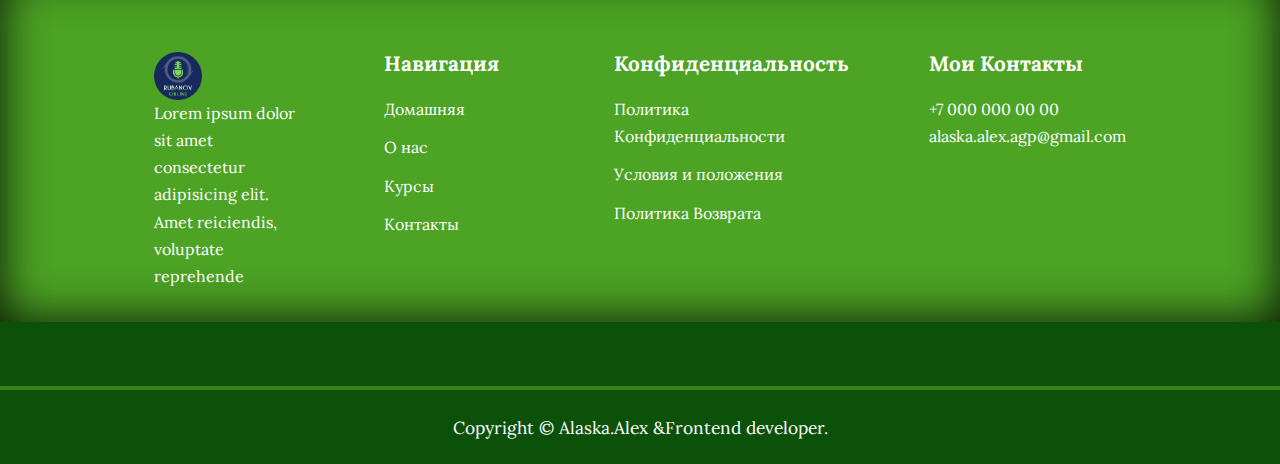
<file: courses.html>
<!DOCTYPE html>
<html lang="en">

<head>
    <meta charset="UTF-8">
    <meta name="viewport" content="width=device-width, initial-scale=1.0">
    <title>Rubanov Shcool</title>
    <!-- icons cdn -->
    <link rel="stylesheet" href="https://cdnjs.cloudflare.com/ajax/libs/font-awesome/6.4.0/css/all.min.css"
        integrity="sha512-iecdLmaskl7CVkqkXNQ/ZH/XLlvWZOJyj7Yy7tcenmpD1ypASozpmT/E0iPtmFIB46ZmdtAc9eNBvH0H/ZpiBw=="
        crossorigin="anonymous" referrerpolicy="no-referrer" />
    <!-- link fonts -->
    <link rel="preconnect" href="https://fonts.googleapis.com">
    <link rel="preconnect" href="https://fonts.gstatic.com" crossorigin>
    <link
        href="https://fonts.googleapis.com/css2?family=Lora:ital,wght@0,400;0,600;0,700;1,500;1,600;1,700&display=swap"
        rel="stylesheet">
    
    <!-- link css -->
    <link rel="stylesheet" href="./css/style.css"> 
    <link rel="stylesheet" href="./css/about.css">
    <link rel="stylesheet" href="./css/contact.css">

    <style>
        .courses{
            margin-top: 1rem;
        }
    </style>
    
</head>

<body>
    <!-- nav bar -->
    <nav>
        <div class="container nav_container">
            <a href="index.html"><img src="./img/logo.svg" alt="logo" style="width: 5rem;"></a>
            <ul class="nav_menu">
                <li><a href="index.html">Домашняя</a></li>
                <li><a href="about.html">О нас</a></li>
                <li><a href="courses.html">Курсы</a></li>
                <li><a href="contact.html">Контакты</a></li>
            </ul>
            <!-- burger menu -->
            <button id="open-menu-btn"><i class="fa-solid fa-bars" style="color: #63f13b;"></i></button>
            <button id="close-menu-btn"><i class="fa-solid fa-xmark" style="color: #63f13b;"></i></button>
        </div>
    </nav>
    <!-- nav bar end -->








    <!-- courses -->

    <section class="courses">
        <h2>Наши Курсы</h2>
        <div class="container courses__container">
            <article class="course">
                <div class="course__img">
                    <img src="./img/bitcoin.svg" alt="">
                </div>
                <div class="course__info">
                    <h4>Криптоиндустрия</h4>
                    <p>
                        Lorem ipsum dolor sit amet consectetur adipisicing elit.
                        Rerum est totam facilis obcaecati sapiente magni? Assumenda.
                    </p>
                    <a href="courses.html" class="btn btn-primary">Узнать больше</a>
                </div>
            </article>

            <article class="course">
                <div class="course__img">
                    <img src="./img/ux.svg" alt="">
                </div>
                <div class="course__info">
                    <h4>UX/UI Проектирование</h4>
                    <p>
                        Lorem ipsum dolor sit amet consectetur adipisicing elit.
                        Rerum est totam facilis obcaecati sapiente magni? Assumenda.
                    </p>
                    <a href="courses.html" class="btn btn-primary">Узнать больше</a>
                </div>
            </article>

            <article class="course">
                <div class="course__img">
                    <img src="./img/front-end-svg.svg" alt="">
                </div>
                <div class="course__info">
                    <h4>Фронтенд разработка</h4>
                    <p>
                        Lorem ipsum dolor sit amet consectetur adipisicing elit.
                        Rerum est totam facilis obcaecati sapiente magni? Assumenda.
                    </p>
                    <a href="courses.html" class="btn btn-primary">Узнать больше</a>
                </div>
            </article>

            <article class="course">
                <div class="course__img">
                    <img src="./img/becend.svg" alt="">
                </div>
                <div class="course__info">
                    <h4>Бэкенд разработка</h4>
                    <p>
                        Lorem ipsum dolor sit amet consectetur adipisicing elit.
                        Rerum est totam facilis obcaecati sapiente magni? Assumenda.
                    </p>
                    <a href="courses.html" class="btn btn-primary">Узнать больше</a>
                </div>
            </article>

            <article class="course">
                <div class="course__img">
                    <img src="./img/мщушен.svg" alt="">
                </div>
                <div class="course__info">
                    <h4>Моушен дизайнер</h4>
                    <p>
                        Lorem ipsum dolor sit amet consectetur adipisicing elit.
                        Rerum est totam facilis obcaecati sapiente magni? Assumenda.
                    </p>
                    <a href="courses.html" class="btn btn-primary">Узнать больше</a>
                </div>
            </article>

            <article class="course">
                <div class="course__img">
                    <img src="./img/test.svg" alt="">
                </div>
                <div class="course__info">
                    <h4>Tестировщик</h4>
                    <p>
                        Lorem ipsum dolor sit amet consectetur adipisicing elit.
                        Rerum est totam facilis obcaecati sapiente magni? Assumenda.
                    </p>
                    <a href="courses.html" class="btn btn-primary">Узнать больше</a>
                </div>
            </article>
        </div>
    </section>
    <!-- end courses -->









    <!-- footer -->
    <footer>
        <div class="container footer__container">
            <div class="footer__1">
                <a href="index.html" class="footer__logo"><img src="./img/logo.svg" alt="logo" style="width: 3rem;"></a>
                <p>
                    Lorem ipsum dolor sit amet consectetur adipisicing elit. Amet reiciendis, voluptate reprehende
                </p>
            </div>

            <div class="footer__2">
                <h4>Навигация</h4>
                <ul class="permalinks">
                    <li><a href="index.html">Домашняя</a></li>
                    <li><a href="about.html">О нас</a></li>
                    <li><a href="courses.html">Курсы</a></li>
                    <li><a href="contact.html">Контакты</a></li>
                </ul>
            </div>

            <div class="footer__3">
                <h4>Конфиденциальность</h4>
                <ul class="privacy">
                    <li><a href="#">Политика Kонфиденциальности</a></li>
                    <li><a href="#">Условия и положения</a></li>
                    <li><a href="#">Политика Возврата</a></li>
                </ul>
            </div>

            <div class="footer__4">
                <h4>Мои Контакты</h4>
                <div>
                    <p>+7 000 000 00 00</p>
                    <p>alaska.alex.agp@gmail.com</p>
                </div>

                <ul class="footer__socials">
                    <li>
                        <a href="#"><i class="fa-brands fa-square-facebook fa-beat-fade" style="color: #105ada;"></i></a>
                    </li>
                    <li>
                        <a href="#"><i class="fa-brands fa-square-instagram fa-beat" style="color: #d40c16;"></i></a>
                    </li>
                    <li>
                        <a href="#"><i class="fa-brands fa-square-twitter fa-beat"></i></a>
                    </li>
                    <li>
                        <a href="#"><i class="fa-brands fa-linkedin fa-beat" style="color: #1f6df4;"></i></a>
                    </li>
                </ul>
            
            </div>
            
    </footer>
    <div class="footer__copyring">
        <small>Copyright &copy; Alaska.Alex &Frontend developer.</small>
    </div>
</div>
    <!-- footer end -->



 
    <script src="index.js"></script>



</body>
</file>
<file: css/style.css>
* {
  margin: 0;
  padding: 0;
  border: 0;
  outline: 0;
  text-decoration: none;
  list-style: none;
  box-sizing: border-box;
}

:root {
  --color-primare: #293a5e;
  --color-success: #162a5d;
  --color-warning: #c0ba0e;
  --color-danger: red;
  --color-danger-variant: rgb(228, 15, 217);
  --color-white: #fff;
  --color-light: rgba(255, 255, 255, 0.7);
  --color-black: #000;
  --color-bg: #0b5109;
  --color-bg1: #4ca324;
  --color-bg2: #3b7f1c;

  --container-width-lg: 76%;
  --container-width-md: 90%;
  --container-width-sm: 94%;

  --transition: all 400ms ease;
}

body {
  font-family: "Lora", serif;
  line-height: 1.7;
  color: var(--color-white);
  background: var(--color-bg);
}

.container {
  width: var(--container-width-lg);
  margin: 0 auto;
}

section {
  padding: 6rem 0;
}

section h2 {
  text-align: center;
  margin-bottom: 4rem;
}

h1,
h2,
h3,
h4,
h5 {
  line-height: 1.2;
}

h1 {
  font-size: 2.4rem;
}

h2 {
  font-size: 2rem;
}

h3 {
  font-size: 1.6rem;
}

h4 {
  font-size: 1.3rem;
}

h5 {
  font-size: 1.4rem;
}

a {
  color: var(--color-white);
}

img {
  width: 100%;
  display: block;
  object-fit: cover;
}

.btn {
  display: inline-block;
  background: var(--color-white);
  color: var(--color-black);
  padding: 1rem 2rem;
  border: 1px solid transparent;
  font-weight: 500;
  transition: var(--transition);
  border-radius: 15px;
}

.btn:hover {
  background: transparent;
  color: var(--color-white);
  border-color: var(--color-white);
}

.btn-primary {
  background: var(--color-danger);
  color: var(--color-white);
}

/* ===============Nav dar=================== */
nav {
  background: transparent;
  width: 100vw;
  height: 5rem;
  position: fixed;
  top: 0;
  z-index: 11;
}
/* change navbar styles on scroll  useng js*/
.window-scroll {
  background: var(--color-primare);
  box-shadow: 0 1rem 2rem rgba(0, 0, 0, 0.2);
}

.nav_container {
  height: 100%;
  display: flex;
  justify-content: space-between;
  align-items: center;
}

nav button {
  display: none;
}

.nav_menu {
  display: flex;
  align-items: center;
  gap: 4rem;
}

.nav_menu a {
  font-size: 1.1rem;
  transition: var(--transition);
}

.nav_menu a:hover {
  color: yellow;
}

/* =====Header===== */

header {
  position: relative;
  top: 5rem;
  overflow: hidden;
  height: 70vh;
  margin-bottom: 5rem;
}
.header__container {
  display: grid;
  grid-template-columns: 1fr 1fr;
  align-items: center;
  gap: 5rem;
  height: 100%;
}

.header__left p {
  margin: 1rem 0 2.4rem;
}

/* categori */
.categories {
  background: var(--color-bg1);
  height: 32rem;
}

.categories h1 {
  line-height: 1;
  margin-bottom: 3rem;
}

.categories__container {
  display: grid;
  grid-template-columns: 40% 60%;
  /* gap: 4rem; */
}

.categories__left {
  margin-right: 4rem;
}

.categories__left p {
  margin: 1rem 0 3rem;
}

.categories__rigth {
  display: grid;
  grid-template-columns: repeat(3, 1fr);
  gap: 1.2rem;
}

.category {
  background: var(--color-bg2);
  padding: 2rem;
  border-radius: 2rem;
  transition: var(--transition);
}

.category:hover {
  box-shadow: 0 3rem 3rem rgba(0, 0, 0, 0.3);
  z-index: 1;
}

.category:nth-child(2) .category__icon {
  background: var(--color-danger);
}

.category:nth-child(3) .category__icon {
  background: var(--color-success);
}

.category:nth-child(4) .category__icon {
  background: var(--color-warning);
}

.category:nth-child(5) .category__icon {
  background: var(--color-success);
}

.category__icon {
  background: var(--color-primare);
  padding: 0.7rem;
  border-radius: 0.9rem;
  font-size: 25px;
}

.category h5 {
  margin: 2rem 0 1rem;
}

.category p {
  font-size: 0.85rem;
}
/* pop curses */
.courses {
  margin-top: 10rem;
}

.courses__container {
  display: grid;
  grid-template-columns: repeat(3, 1fr);
  gap: 2rem;
}

.course {
  background: var(--color-bg1);
  text-align: center;
  border: 3px solid transparent;
  transition: var(--transition);
}

.course:hover {
  background: transparent;
  border-color: var(--color-primare);
}

.course__info {
  padding: 2rem;
}

.course__info p {
  margin: 1.2rem 0 2rem;
  font-size: 0.9rem;
}

/* faqs */
.faqs {
  background: var(--color-bg1);
  box-shadow: inset 0 0 3rem rgba(0, 0, 0, 0.9);
}

.faqs__container {
  display: grid;
  grid-template-columns: 1fr 1fr;
  gap: 1rem;
}

.faq {
  padding: 2rem;
  display: flex;
  align-items: center;
  gap: 1.4rem;
  height: fit-content;
  background: var(--color-primare);
  cursor: pointer;
}
.faq h4 {
  font-size: 1.2rem;
  line-height: 2.2;
}

.faq__icon {
  align-self: flex-start;
  font-size: 1.2rem;
}

.faq p {
  margin-top: 0.8rem;
  display: none;
}

.faq.open p {
  display: block;
}

/* students */
.testimonials__container {
  overflow-x: hidden;
  position: relative;
  margin-bottom: 5rem;
}

.testimonial {
  padding-top: 2rem;
}

.avatar {
  width: 6rem;
  height: 6rem;
  border-radius: 50%;
  overflow: hidden;
  margin: 0 auto 1rem;
  border: 0.5rem solid var(--color-bg1);
}

.testimonial__info {
  text-align: center;
}

.testimonial__body {
  background: var(--color-primare);
  padding: 2rem;
  margin-top: 3rem;
  position: relative;
}

.testimonial__body::before {
  content: "";
  display: block;
  background: linear-gradient(-135deg, transparent, #913fcf, #913fcf, #23043b);
  width: 3rem;
  height: 3rem;
  position: absolute;
  left: 50%;
  top: -1.5rem;
  transform: rotate(45deg);
}

/* footer */

footer {
  background: var(--color-bg1);
  box-shadow: inset 0 0 3rem rgba(0, 0, 0, 0.9);
  padding-top: 5rem;
  font-size: 1rem;
}

.footer__container {
  display: grid;
  grid-template-columns: repeat(4, 1fr);
  gap: 5rem;
}

.footer__container > div h4 {
  margin-bottom: 1.2rem;
}

.footer__1 p {
  margin: 0 0 2rem;
}

footer ul li {
  margin-bottom: 0.7rem;
}

footer ul li a:hover {
  text-decoration: underline 0.2rem rgb(9, 5, 125);
}

.footer__socials {
  display: flex;
  gap: 1rem;
  font-size: 1.5rem;
  margin-top: 2rem;
}

.footer__copyring {
  text-align: center;
  margin-top: 4rem;
  padding: 1.2rem 0;
  border-top: 4px solid var(--color-bg2);
  font-size: 1.3rem;
}
/* media*/

@media screen and (max-width: 1024px) {
  .container {
    width: var(--container-width-md);
  }
  h1 {
    font-size: 2.2rem;
  }

  h2 {
    font-size: 1.7rem;
  }
  h3 {
    font-size: 1.4rem;
  }
  h4 {
    font-size: 1.2rem;
  }
  /* =======nav bar ====== */
  nav button {
    display: inline-block;
    background: transparent;
    font-size: 1.8rem;
    color: var(--color-white);
    cursor: pointer;
  }

  nav button#close-menu-btn {
    display: none;
  }

  .nav_menu {
    position: fixed;
    top: 5rem;
    right: 10%;
    height: fit-content;
    width: 18rem;
    flex-direction: column;
    gap: 0;
    display: none;
  }

  .nav_menu li {
    width: 100%;
    height: 5.8rem;
    animation: animateNavItems 400ms linear forwards;
    transform-origin: top right;
    opacity: 0;
  }

  .nav_menu li:nth-child(2) {
    animation-delay: 200ms;
  }

  .nav_menu li:nth-child(3) {
    animation-delay: 400ms;
  }

  .nav_menu li:nth-child(4) {
    animation-delay: 600ms;
  }

  @keyframes animateNavItems {
    0% {
      transform: rotateZ(-90deg) rotateX(90deg) scale(0.1);
    }
    100% {
      transform: rotateZ(0) rotateX(0) scale(1);
      opacity: 1;
    }
  }

  .nav_menu li a {
    background: var(--color-primare);
    box-shadow: -4rem 6rem 10rem rgba(0, 0, 0, 0.6);
    width: 100%;
    height: 100%;
    display: grid;
    place-items: center;
  }

  .nav_menu li a:hover {
    background: var(--color-bg2);
    color: var(--color-white);
  }

  /* header */
  header {
    height: 90vh;
    margin-bottom: 5rem;
  }

  .header__container {
    gap: 0;
    padding-bottom: 3rem;
  }
  /* =======Categor====== */

  .categories {
    height: auto;
  }

  .categories__container {
    grid-template-columns: 1fr;
    gap: 3rem;
  }

 .categories__left{
  margin-right: 0;
  }

  /* popular */
  .course{
    margin-top: 0;
  }

  .courses__container{
    grid-template-columns: 1fr 1fr ;
  }

  /* faqs */

  .faqs__container{
    grid-template-columns: 1fr;
  }

  .faq{
    padding: 1.5rem;
  }

  /* footer */
.footer__container{
  grid-template-columns: 1fr 1fr;
  }
}

@media screen and (max-width:600px) {
 .container{
  width: var(--container-width-sm);
 }

 /* nav bar */
  .nav_menu{
    right: 3%;
  }

  /* header */
  header{
    height: 100vh;
  }
  .header__container{
    grid-template-columns:1fr ;
    text-align: center;
    margin-top: 0;
  }

  .header__left p{
      margin-bottom: 1.3rem;
  }

  /* categori */
  .categories__rigth{
    grid-template-columns:1fr 1fr ;
    gap: 0.7rem;
  
  }

  .category{
    padding: 1rem;
    border-radius:1rem ;
    width: 190px;
    height: 300px;
  }

  .category__icon{
    margin-top: 4px;
    display: inline-block;
  }

  /* popular */
    .courses__container{
      grid-template-columns:1fr ;
    }
    /* testimonials */
    .testimonial__body{
      padding: 1.2rem;
    }

    /* footer */

    .footer__container{
      grid-template-columns: 1fr;
      text-align: center;
      gap: 2rem;
    }

    .footer__1 p{
    margin: 1rem auto;
    }

    .footer__socials{
      justify-content: center;
    }
}

@media screen and (max-width:445px){
  .container{
    width: 97%;
   }
  
   /* nav bar */
    .nav_menu{
      right: 1%;
    }
  
    /* header */
    header{
      height: 100vh;
    }
    .header__container{
      grid-template-columns:1fr ;
      text-align: center;
      margin-top: 0;
    }
  
    .header__left p{
        margin-bottom: 1.3rem;
    }
  
    /* categori */
    .categories__rigth{
      grid-template-columns:1fr 1fr ;
      gap: 0.7rem;
    
    }

    .category{
      padding: 1rem;
      border-radius:1rem ;
      width: 190px;
      height: 300px;
    }
  
    .category__icon{
      margin-top: 4px;
      display: inline-block;
    }
  
    /* popular */
      .courses__container{
        grid-template-columns:1fr ;
      }
      /* testimonials */
      .testimonial__body{
        padding: 1.2rem;
      }
  
      /* footer */
  
      .footer__container{
        grid-template-columns: 1fr;
        text-align: center;
        gap: 2rem;
      }
  
      .footer__1 p{
      margin: 1rem auto;
      }
  
      .footer__socials{
        justify-content: center;
      }
}
</file>
<file: css/about.css>
/* dostij */

.about__achievements {
  margin-top: 3rem;
}

.about__achievements-container {
  display: grid;
  grid-template-columns: 40% 50%;
  gap: 5rem;
}

.about__achievements-right > p {
  margin: 1.6rem 0 2.5rem;
}

.achievements__cards {
  display: grid;
  grid-template-columns: repeat(3, 1fr);
  gap: 1.2rem;
}

.achievement__card {
  background: var(--color-bg2);
  padding: 1.6rem;
  border-radius: 2rem;
  text-align: center;
  transition: var(--transition);
}

.achievement__card:hover {
  background: #162A5D;
  box-shadow: 0 3rem 3rem rgba(0, 0, 0, 0.3);
}

.achievement__icon {
  background: var(--color-danger);
  padding: 0.6rem;
  border-radius: 1rem;
  display: inline-block;
  margin-bottom: 2rem;
  font-size: 2rem;
}

.achievement__card:nth-child(2) .achievement__icon {
  background: var(--color-success);
}

.achievement__card:nth-child(3) .achievement__icon {
  background: var(--color-primare);
}

.achievement__card p {
  margin-top: 1rem;
}

/* мentors */

.team {
  background: var(--color-bg1);
  box-shadow: inset 0 0 3rem rgba(0, 0, 0, 0.5);
}

.team__container {
  display: grid;
  grid-template-columns: repeat(3, 1fr);
  gap: 2rem;
}

.team__member {
  background: var(--color-bg2);
  padding: 2rem;
  border: 1px solid transparent;
  transition: var(--transition);
  position: relative;
  overflow: hidden;
}

.team__member:hover {
  background: transparent;
  border-color: #000;
}

.team__member-image img {
  filter: saturate(0);
}

.team__member:hover img {
  filter: saturate(2);
}

.team__memder-info * {
  text-align: center;
  margin-top: 1.4rem;
}

.team__memder-info p {
  color: var(--color-light);
}

.team__member-social {
  position: absolute;
  top: 50%;
  transform: translateY(-50%);
  right: -100%;
  display: flex;
  flex-direction: column;
  background: #05f441;
  border-radius: 1rem 0 0 1rem;
  box-shadow: -2rem 0 2rem rgba(0, 0, 0, 0.3);
  transition: var(--transition);
}
.team__member:hover .team__member-social {
  right: 0;
}

.team__member-social a {
  padding: 1rem;
}
/* media */

@media screen and (max-width: 1024px) {
  .about__achievements {
    margin-top: 2rem;
  }

  .about__achievements-container {
    grid-template-columns: 1fr;
    gap: 4rem;
  }

  .about__achievements-left {
    width: 80%;
    margin: 0 auto;
  }

  .team__container {
    grid-template-columns: repeat(2, 1fr);
    gap: 1.5rem;
  }

  .team__member {
    padding: 1rem;
  }
}

@media screen and (max-width: 600px) {
    achievements__cards{
        grid-template-columns:1fr 1fr ;
        gap: 0.7rem;
    }

    .team__container{
        grid-template-columns:1fr 1fr ;
        gap:0.7rem;
    }

    .team__member{
        padding: 0;
    }

    .team__member p{
        margin-bottom: 1.5rem;
    }
}
</file>
<file: css/contact.css>
.contact__container {
  background: var(--color-bg1);
  padding: 4rem;
  display: grid;
  grid-template-columns: 40% 60%;
  gap: 4rem;
  height: 30rem;
  margin: 7rem auto;
  border-radius: 1rem;
}

/* aside */

.contact__aside {
  background: var(--color-primare);
  padding: 3rem;
  border-radius: 1rem;
  position: relative;
  bottom: 10rem;
 
}

.aside__image {
  width: 12rem;
  margin-bottom: 2rem;
}

.contact__aside h5 {
  text-align: center;
  margin-bottom: 1rem;
  font-size: 15px;

}

.contact__aside p {
  font-size: 0.9rem;
  margin-bottom: 2rem;
}

.contact__datail li {
  display: flex;
  gap: 1rem;
  align-items: center;
  margin-bottom: 1rem;
}

.contact__social {
  display: flex;
  gap: 0.8rem;
  margin-top: 3rem;
}

.contact__social a {
  background: #fff;
  padding: 0.5rem;
  border-radius: 50%;
  font-size: 0.9rem;
  transition: var(--transition);
}

.contact__social a:hover {
  background: rgb(37, 237, 40);
}
/* form */

.contact-form {
  display: flex;
  flex-direction: column;
  gap: 1.2rem;
  margin-right: 4rem;
}

.form__name {
  display: flex;
  gap: 1.2rem;
}

.contact-form input {
  width: 50%;
}

input,
textarea {
  width: 100%;
  padding: 1rem;
  background: var(--color-primare);
  color: #fff;
}

.contact-form .btn {
  width: max-content;
  cursor: pointer;
  margin-top: 1rem;
}

@media screen and (max-width:1024px){
   .contact{
    padding-bottom: 0; 
   }

   .contact__container{
    gap: 1.5rem;
    margin-top: 3rem;
    height: auto;
    padding: 1.5rem;
   }

   .contact__aside{
    width:auto;
    padding: 1.5rem;
    bottom: 0;
   }

   .contact-form{
    align-self: center;
    margin-right:1.5rem ;
   }

  
   }


@media screen and (max-width:700px){
    .contact__container{
        grid-template-columns: 1fr;
        gap: 3;
        margin-top: 0;
        padding: 0;
    }
    .contact__datail{
        width: auto;
    }

    .contact__aside {
        width:auto;
        padding: 1.5rem;
        bottom: 0;
       }
    .contact-form{
        margin: 0 1.5rem 3rem;
    }

    .form__name{
        flex-direction: column;
    }

    .form__name input [type="text"]{
        width: 100%;
    }
}
</file>
